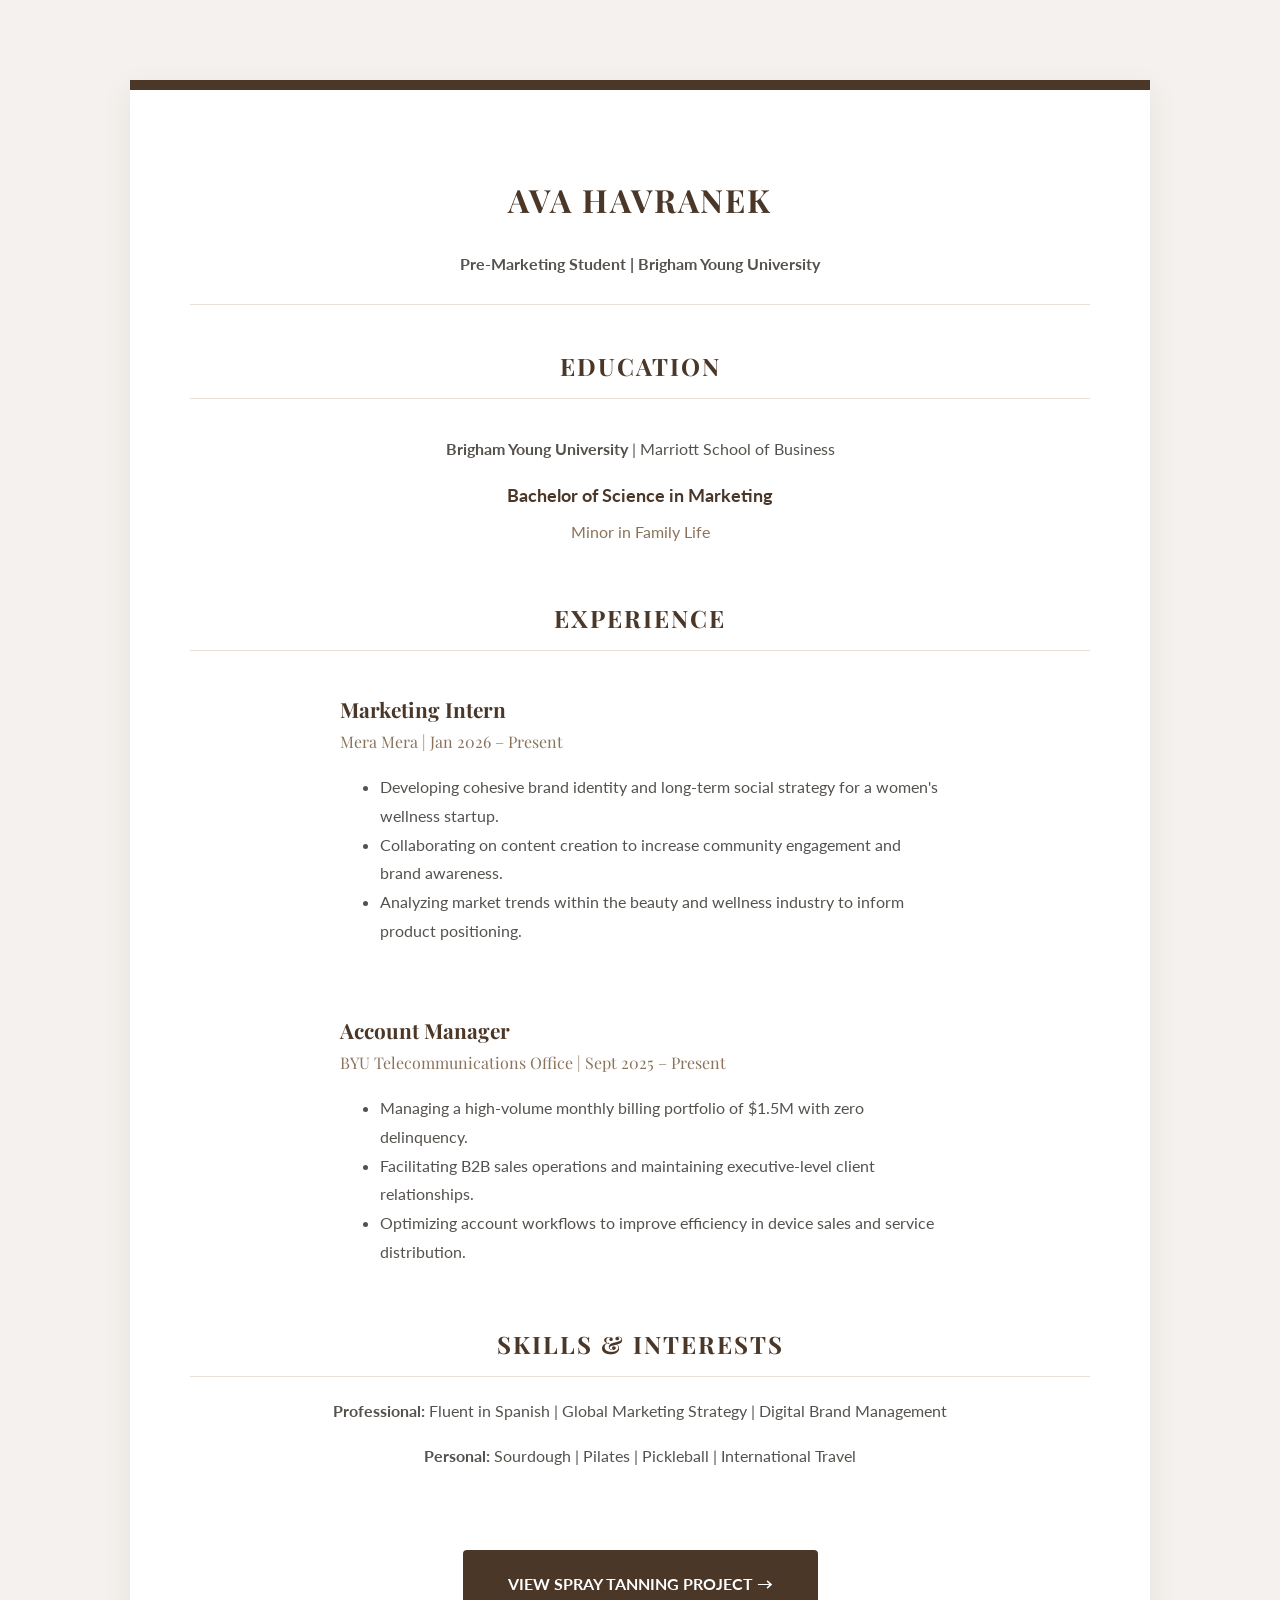
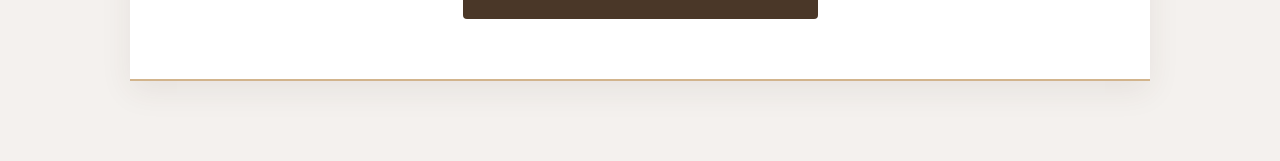
<file: index.html>
<!DOCTYPE html>
<html lang="en">
<head>
    <meta charset="UTF-8">
    <title>Ava Havranek | Portfolio</title>
    <link href="https://fonts.googleapis.com/css2?family=Playfair+Display:wght@700&family=Lato:wght@400;700&display=swap" rel="stylesheet">
    <link rel="stylesheet" href="mystyles.css">

    <style>
        body {
            background-image: none !important; 
            background-color: #F4F1EE !important; 
        }

        .resume-wrapper {
            background-color: #ffffff;
            border-top: 10px solid #4A3728;
            box-shadow: 0 10px 30px rgba(74, 55, 40, 0.08);
            padding: 60px;
            margin: 80px auto;
            max-width: 900px;
        }

        /* The fix for the job titles being larger */
        .job-title {
            font-size: 1.3em; 
            color: #4A3728;
            font-weight: 700;
            display: block;
            margin-top: 20px;
        }

    .company-line {
        font-weight: 400;
        font-style: normal !important; /* Forces removal of italics */
        color: #8B735B;
        display: block;
        margin-bottom: 10px;
    }

    h2 {
        text-align: center;
        width: 100%;
        border-bottom: 1px solid #EAE0D5;
        padding-bottom: 10px;
        margin-top: 40px;
        font-style: normal !important; /* Just in case headers were italicized */
    }
    </style>
</head>
</head>
<body>

    <div class="resume-wrapper">
        <h1>Ava Havranek</h1>
        <p style="text-align:center; font-weight:bold; font-family:'Lato';"> Pre-Marketing Student | Brigham Young University</p>
        <hr style="border: 0; border-top: 1px solid #EAE0D5; margin: 25px 0;">

<h2>Education</h2>
        <div style="display: flex; flex-direction: column; align-items: center; text-align: center;">
            <div style="width: 100%; max-width: 600px;">
                <p><strong>Brigham Young University</strong> | Marriott School of Business</p>
                <p><span class="job-title" style="font-size: 1.1em !important; margin-top: 0px;">Bachelor of Science in Marketing</span></p>
                <p class="company-line" style="margin-top: -10px;">Minor in Family Life</p>
            </div>
        </div>

        <h2>Experience</h2>
        <div style="display: flex; flex-direction: column; align-items: center;">
            
            <div style="text-align: left; width: 100%; max-width: 600px; margin-bottom: 30px;">
                <span class="job-title">Marketing Intern</span>
                <span class="company-line">Mera Mera | Jan 2026 – Present</span>
                <ul>
                    <li>Developing cohesive brand identity and long-term social strategy for a women's wellness startup.</li>
                    <li>Collaborating on content creation to increase community engagement and brand awareness.</li>
                    <li>Analyzing market trends within the beauty and wellness industry to inform product positioning.</li>
                </ul>
            </div>

            <div style="text-align: left; width: 100%; max-width: 600px;">
                <span class="job-title">Account Manager</span>
                <span class="company-line">BYU Telecommunications Office | Sept 2025 – Present</span>
                <ul>
                    <li>Managing a high-volume monthly billing portfolio of $1.5M with zero delinquency.</li>
                    <li>Facilitating B2B sales operations and maintaining executive-level client relationships.</li>
                    <li>Optimizing account workflows to improve efficiency in device sales and service distribution.</li>
                </ul>
            </div>
        </div>
        <h2>Skills & Interests</h2>
        <p><strong>Professional:</strong> Fluent in Spanish | Global Marketing Strategy | Digital Brand Management</p>
        <p><strong>Personal:</strong> Sourdough | Pilates | Pickleball | International Travel</p>
        <div style="text-align: center; margin-top: 50px;">
            <a href="scratch.html" class="luxe-button">
                View Spray Tanning Project →
            </a>
        </div>
    </div>

</body>
</html>
</file>
<file: mystyles.css>
/* BetterBronzed - The Big Reset */

body {
    font-family: 'Playfair Display', serif; 
    background-image: linear-gradient(rgba(249, 245, 242, 0.70), rgba(249, 245, 242, 0.70)), 
                      url('https://st2.depositphotos.com/2305339/5750/i/450/depositphotos_57508235-stock-photo-close-up-of-female-legs.jpg');
    background-size: cover;
    background-position: center;
    background-attachment: fixed;
    color: #2D2621; 
    line-height: 1.8;
    margin: 0;
}

/* These sections center the content blocks on the page */
#intro-section, #guide-section, #video-section, #app-section, #tableau-section, .resume-wrapper {
    margin: 40px auto;
    padding: 40px;
    max-width: 800px;
    background-color: rgba(255, 255, 255, 0.98); 
    border-top: 8px solid #4A3728;
    border-bottom: 2px solid #D2B48C;
    box-shadow: 0 10px 30px rgba(0,0,0,0.1);
    text-align: center; /* This centers the text, buttons, and images */
}

/* Simple centering for images and video */
img, iframe {
    display: inline-block; /* Changed from block to inline-block */
    margin: 20px auto;
    max-width: 100%;
    border: none;
    border-radius: 4px;
}

h1, h2 {
    color: #4A3728;
    text-transform: uppercase;
    letter-spacing: 2px;
}

p, li, label {
    font-family: 'Lato', sans-serif;
    color: #55524E;
}

/* Fix for the lists so they aren't squashed but stay legible */
.luxe-list {
    text-align: left;
    display: inline-block;
    margin: 20px 0;
}

.luxe-list > li {
    margin-bottom: 20px;
    font-weight: bold;
}

.luxe-list ul {
    font-weight: normal;
    list-style-type: circle;
}

/* Nav and Large Resume Button */
nav { background: #fff; padding: 20px; text-align: center; border-bottom: 1px solid #ddd; }
nav a { margin: 0 15px; text-decoration: none; color: #4A3728; font-weight: bold; }

.luxe-button {
    display: inline-block;
    background-color: #4A3728;
    color: #ffffff !important;
    padding: 20px 45px;
    margin-top: 30px;
    text-decoration: none;
    font-family: 'Lato', sans-serif;
    font-weight: bold;
    text-transform: uppercase;
    border-radius: 4px;
}
</file>
